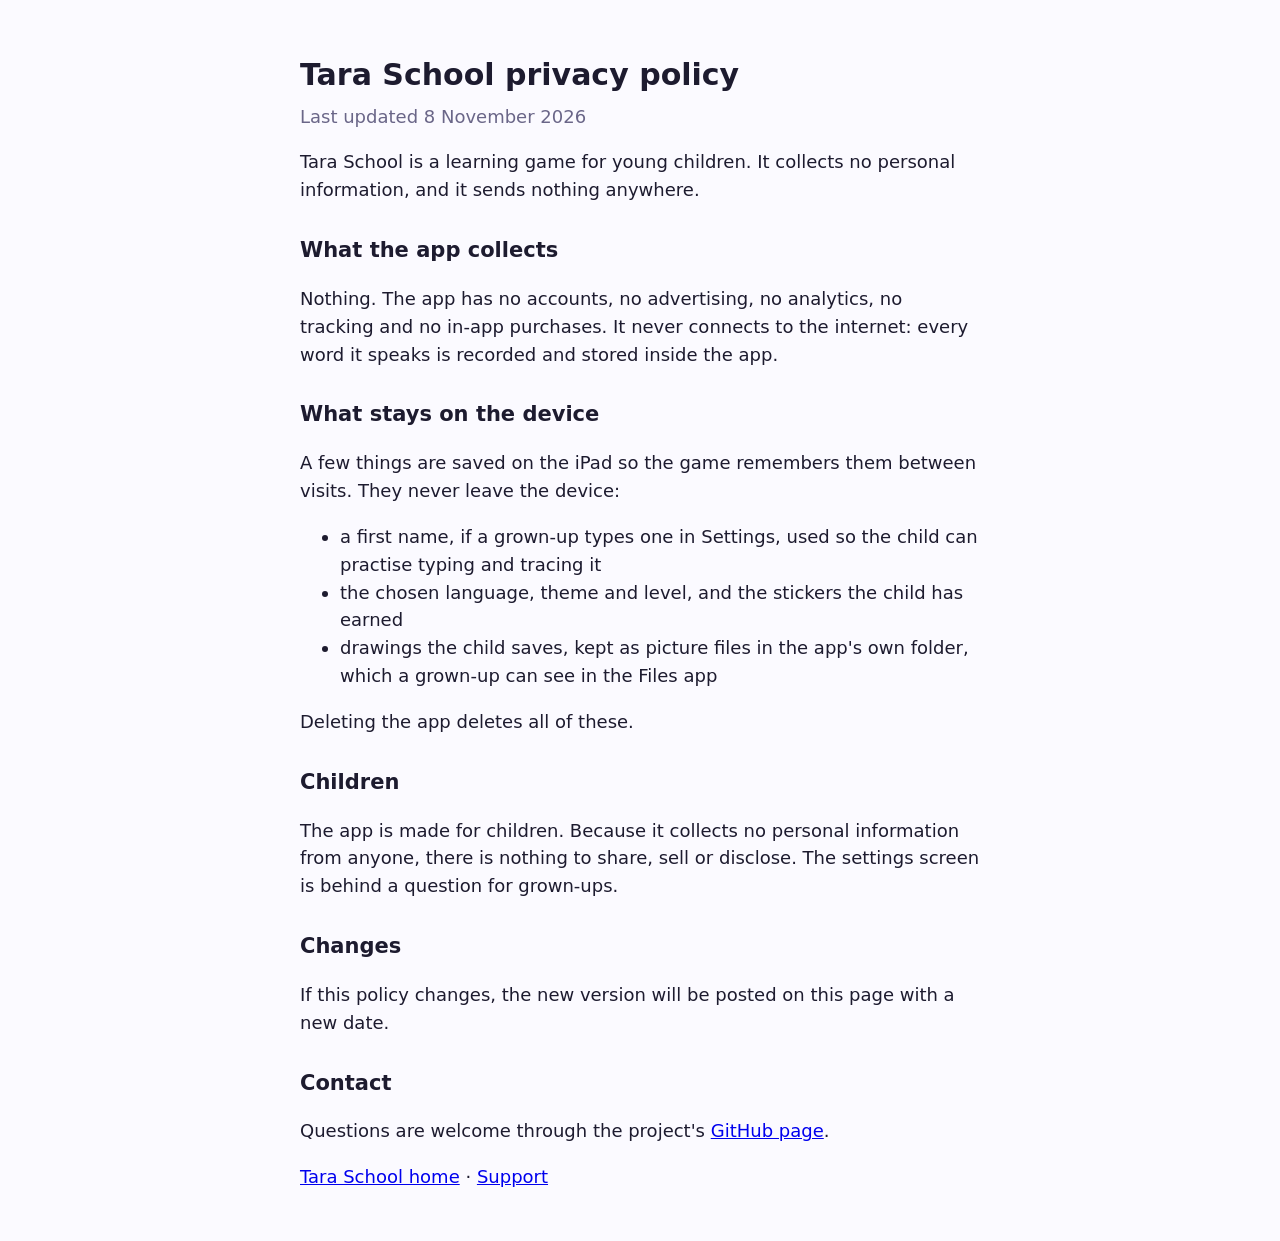
<file: docs/privacy.html>
<!doctype html>
<html lang="en">
  <head>
    <meta charset="utf-8" />
    <meta name="viewport" content="width=device-width, initial-scale=1" />
    <title>Tara School privacy policy</title>
    <style>
      body {
        max-width: 680px;
        margin: 0 auto;
        padding: 32px 20px;
        font:
          18px/1.55 -apple-system,
          system-ui,
          sans-serif;
        color: #1d1b2f;
        background: #fbfaff;
      }
      h1 {
        font-size: 30px;
        margin-bottom: 4px;
      }
      h2 {
        font-size: 21px;
        margin-top: 30px;
      }
      .updated {
        color: #6a6688;
        margin-top: 0;
      }
    </style>
  </head>
  <body>
    <h1>Tara School privacy policy</h1>
    <p class="updated">Last updated 8 November 2026</p>

    <p>
      Tara School is a learning game for young children. It collects no personal
      information, and it sends nothing anywhere.
    </p>

    <h2>What the app collects</h2>
    <p>
      Nothing. The app has no accounts, no advertising, no analytics, no
      tracking and no in-app purchases. It never connects to the internet: every
      word it speaks is recorded and stored inside the app.
    </p>

    <h2>What stays on the device</h2>
    <p>
      A few things are saved on the iPad so the game remembers them between
      visits. They never leave the device:
    </p>
    <ul>
      <li>
        a first name, if a grown-up types one in Settings, used so the child can
        practise typing and tracing it
      </li>
      <li>
        the chosen language, theme and level, and the stickers the child has
        earned
      </li>
      <li>
        drawings the child saves, kept as picture files in the app's own folder,
        which a grown-up can see in the Files app
      </li>
    </ul>
    <p>Deleting the app deletes all of these.</p>

    <h2>Children</h2>
    <p>
      The app is made for children. Because it collects no personal information
      from anyone, there is nothing to share, sell or disclose. The settings
      screen is behind a question for grown-ups.
    </p>

    <h2>Changes</h2>
    <p>
      If this policy changes, the new version will be posted on this page with a
      new date.
    </p>

    <h2>Contact</h2>
    <p>
      Questions are welcome through the project's
      <a href="https://github.com/jammastergirish/star-school/issues"
        >GitHub page</a
      >.
    </p>
    <p><a href="./">Tara School home</a> · <a href="support">Support</a></p>
  </body>
</html>
</file>
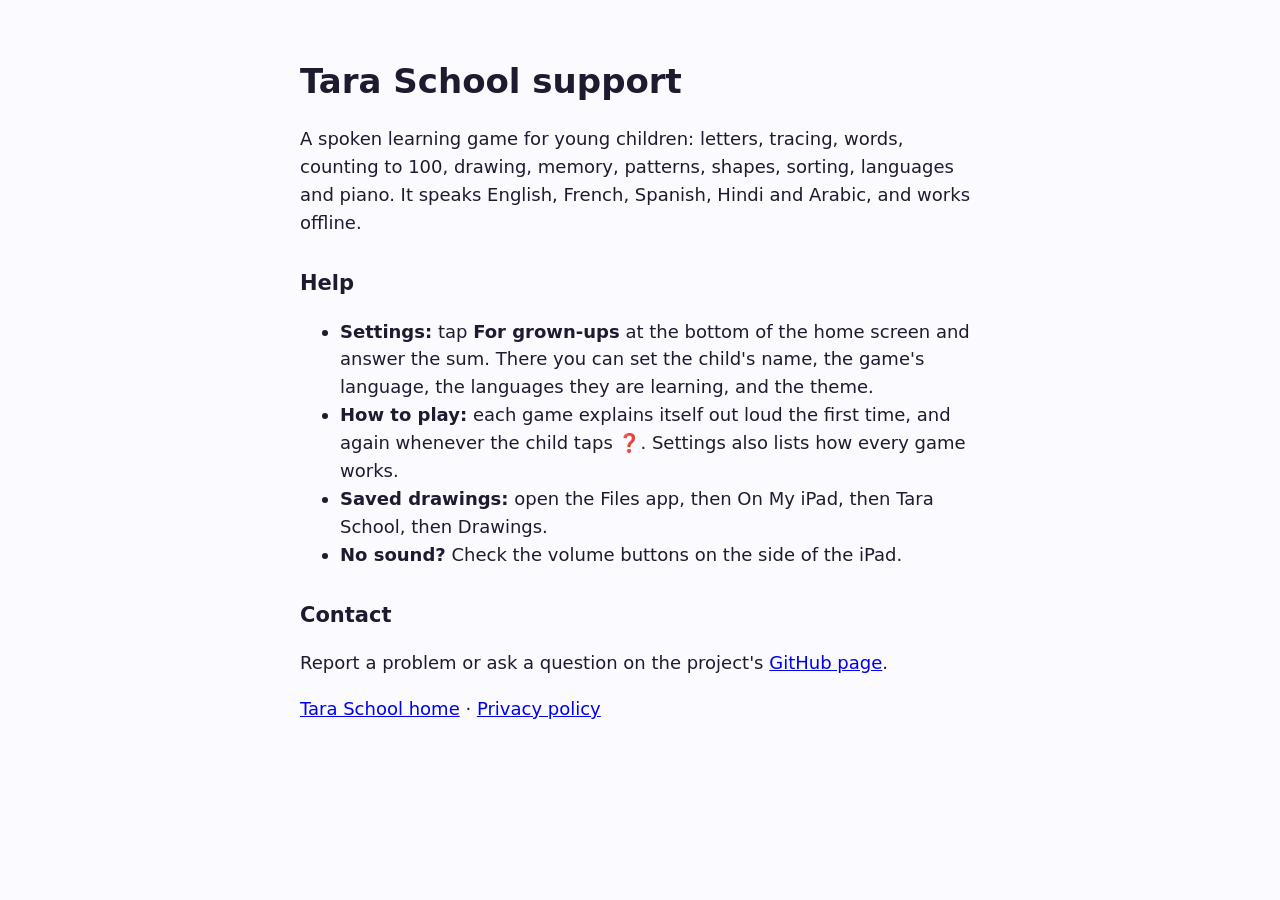
<file: docs/support.html>
<!doctype html>
<html lang="en">
  <head>
    <meta charset="utf-8" />
    <meta name="viewport" content="width=device-width, initial-scale=1" />
    <title>Tara School support</title>
    <style>
      body {
        max-width: 680px;
        margin: 0 auto;
        padding: 32px 20px;
        font:
          18px/1.55 -apple-system,
          system-ui,
          sans-serif;
        color: #1d1b2f;
        background: #fbfaff;
      }
      h1 {
        font-size: 34px;
        margin-bottom: 4px;
      }
      h2 {
        font-size: 21px;
        margin-top: 30px;
      }
    </style>
  </head>
  <body>
    <h1>Tara School support</h1>
    <p>
      A spoken learning game for young children: letters, tracing, words,
      counting to 100, drawing, memory, patterns, shapes, sorting, languages and
      piano. It speaks English, French, Spanish, Hindi and Arabic, and works
      offline.
    </p>

    <h2>Help</h2>
    <ul>
      <li>
        <b>Settings:</b> tap <b>For grown-ups</b> at the bottom of the home
        screen and answer the sum. There you can set the child's name, the
        game's language, the languages they are learning, and the theme.
      </li>
      <li>
        <b>How to play:</b> each game explains itself out loud the first time,
        and again whenever the child taps ❓. Settings also lists how every game
        works.
      </li>
      <li>
        <b>Saved drawings:</b> open the Files app, then On My iPad, then Tara
        School, then Drawings.
      </li>
      <li>
        <b>No sound?</b> Check the volume buttons on the side of the iPad.
      </li>
    </ul>

    <h2>Contact</h2>
    <p>
      Report a problem or ask a question on the project's
      <a href="https://github.com/jammastergirish/star-school/issues"
        >GitHub page</a
      >.
    </p>

    <p><a href="./">Tara School home</a> · <a href="privacy">Privacy policy</a></p>
  </body>
</html>
</file>
